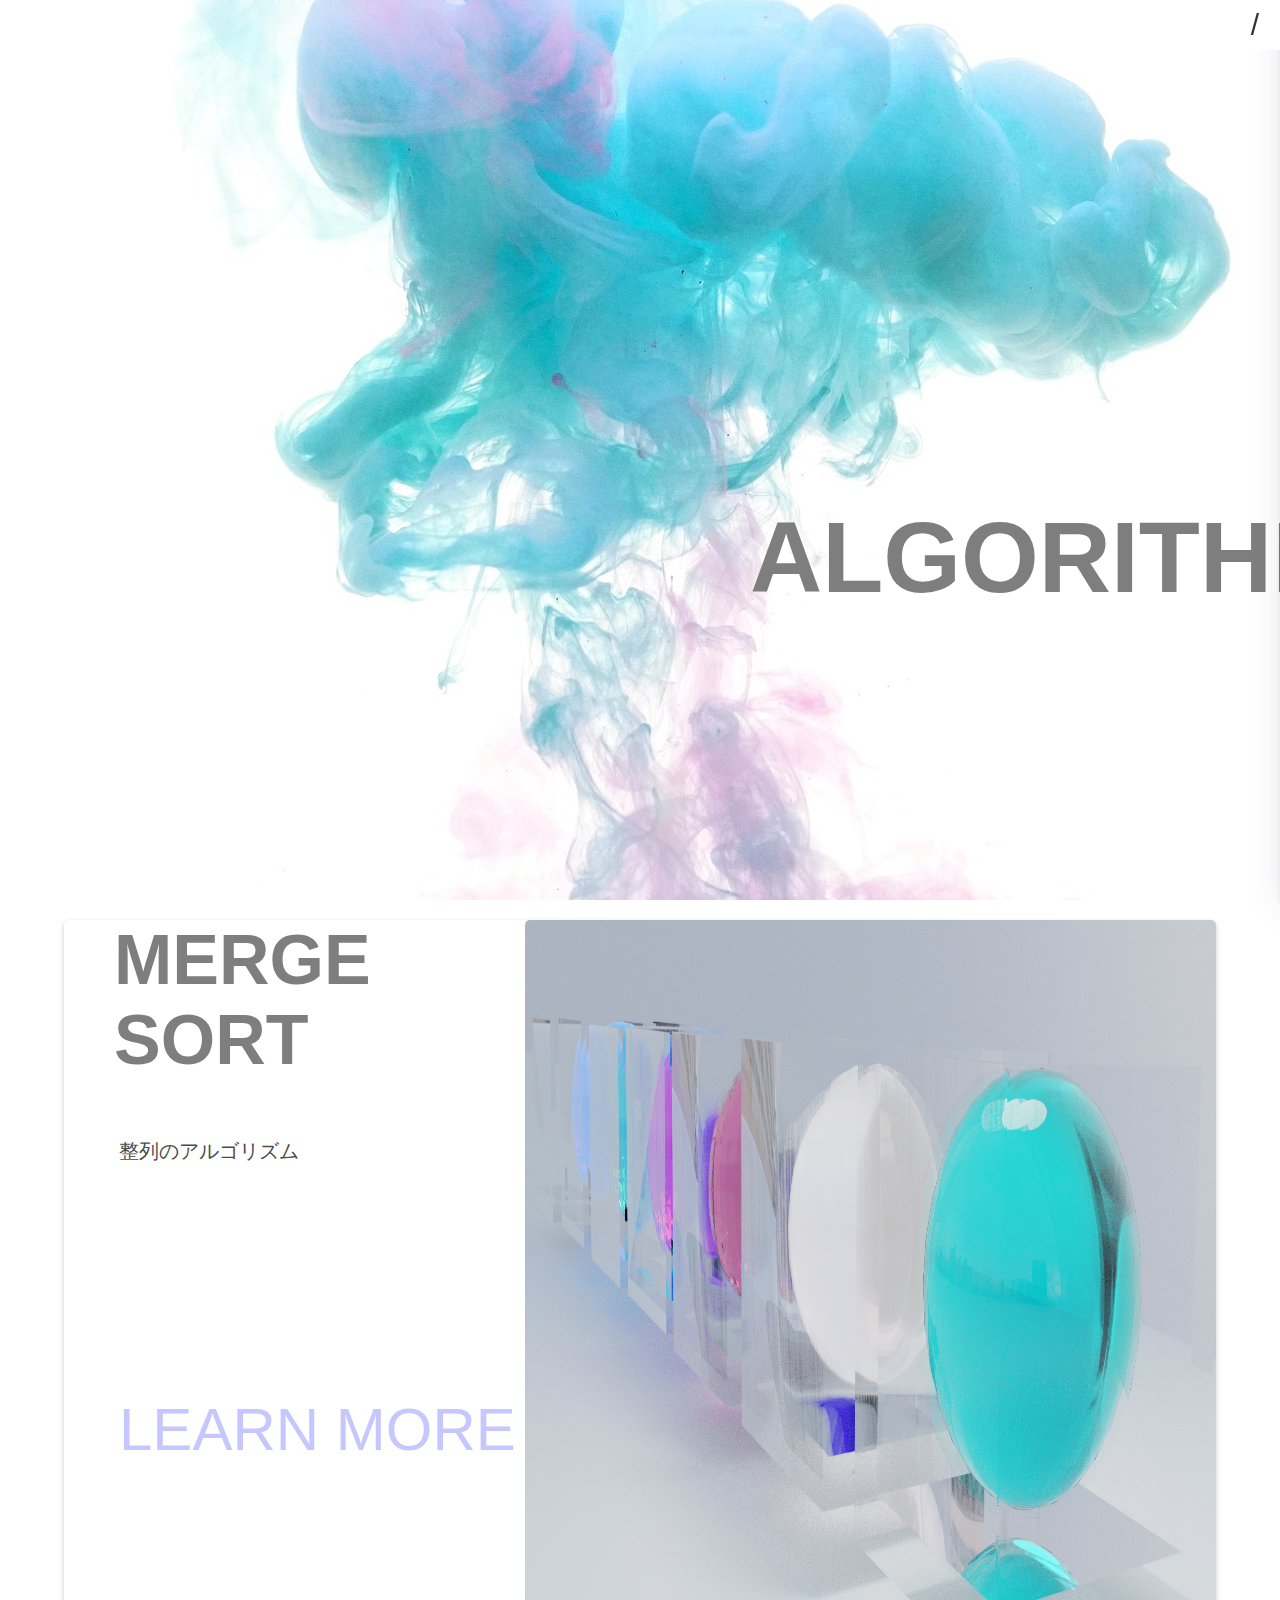
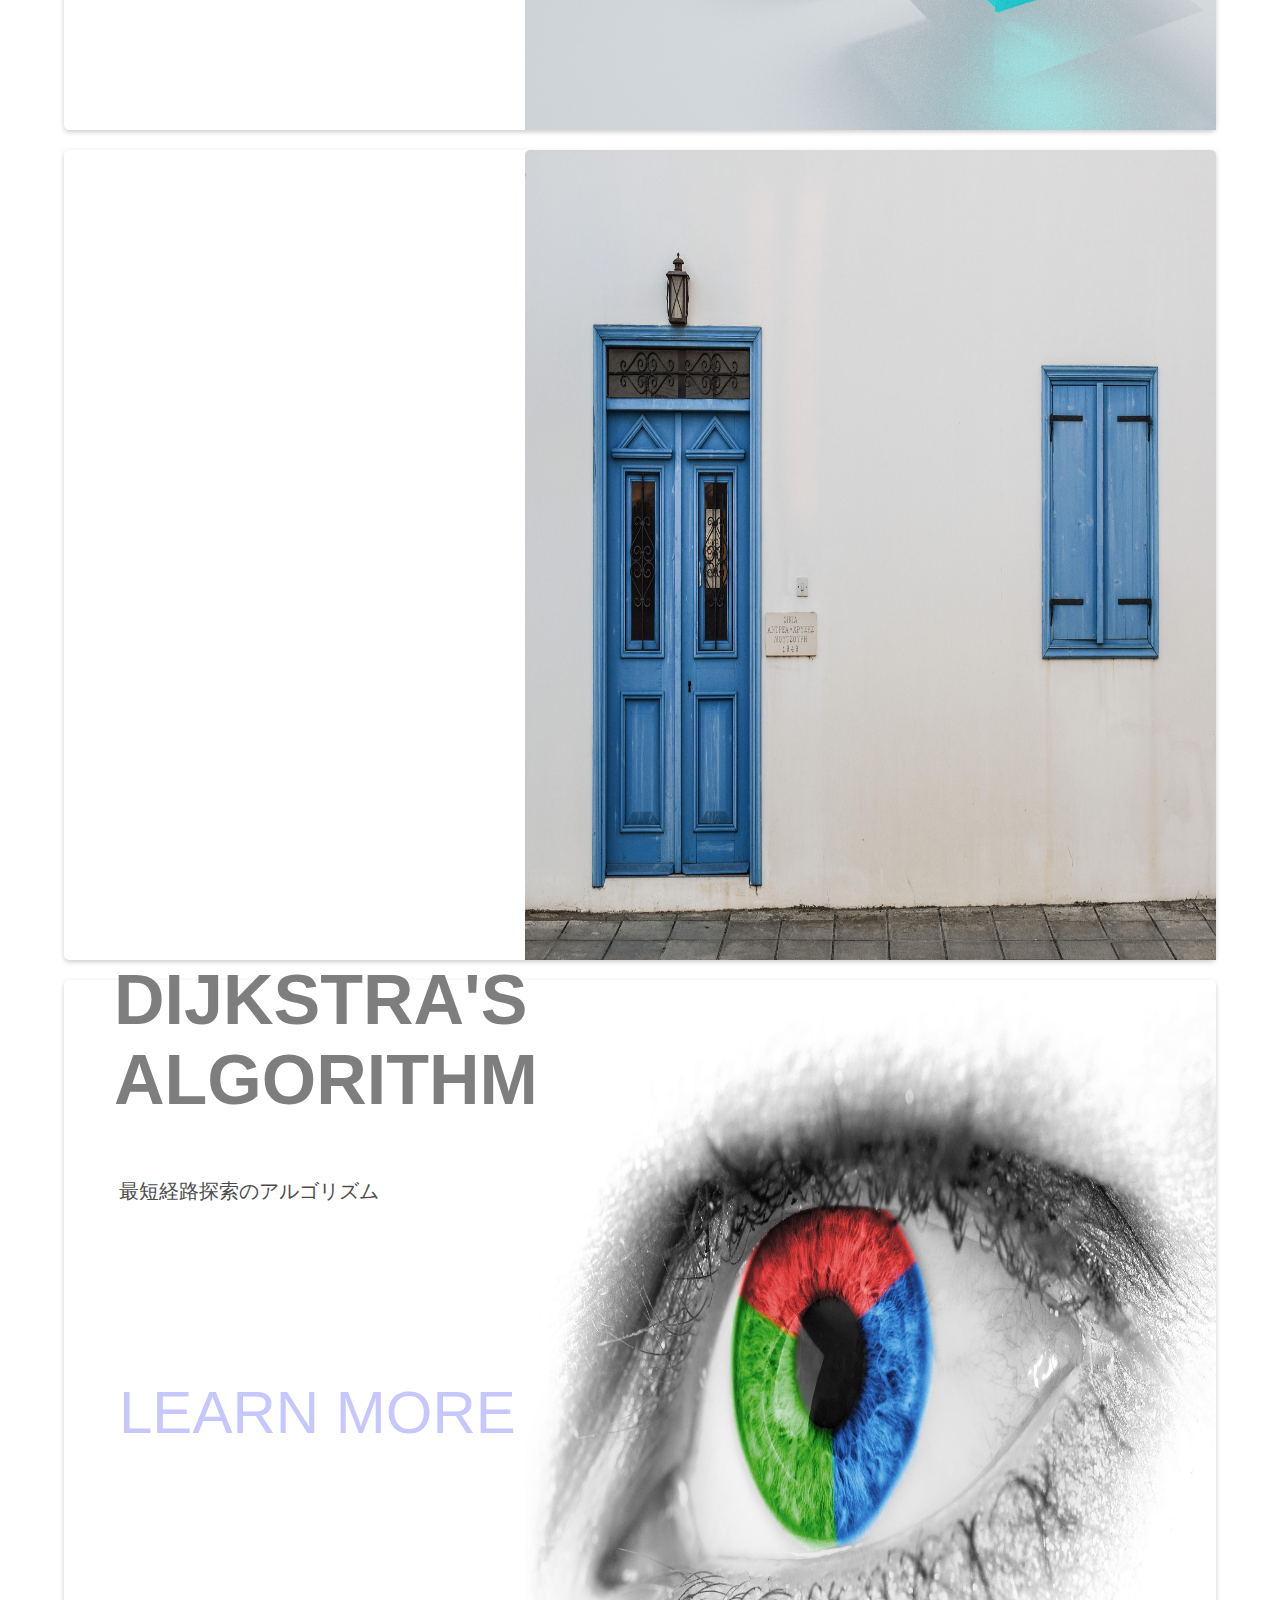
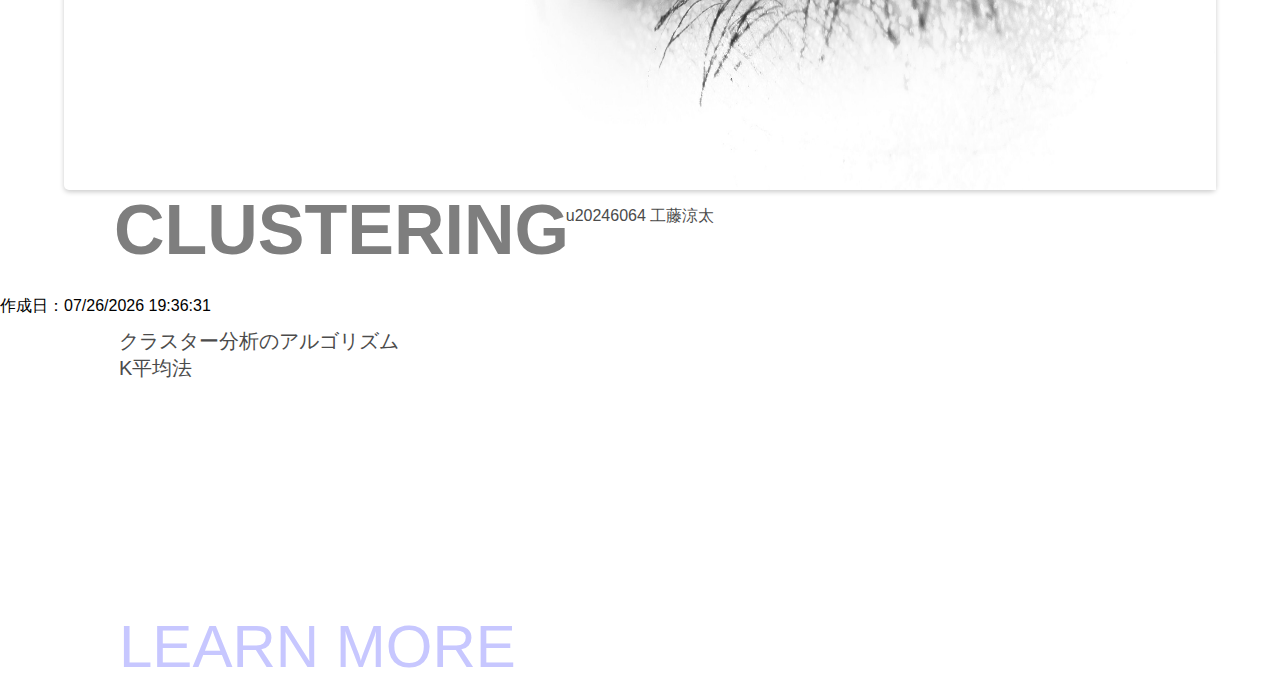
<file: index.html>
<!DOCTYPE html>
<html lang_ja>
<link rel = "stylesheet" href = "./style_main.css">

<head>
    <meta charset="utf-8">
    <title>ALGORITHMS</title>
</head>

<body>
    <div class="top_page">
        <div class="Gradation">
        </div>
        <h1 class="title">ALGORITHMS<br></h1>
       <!-- <div class="arrow"></div>-->
        <div class="ham-menu">
            <h5><a class="menu_Merge" href="./pages0/Merge.html">Merge sort</a></h5>
            <h5><a class="menu_Dijkstra" href="./pages0/dijkstra.html">Dijkstra's algorithm</a></h5>
            <h5><a class="menu_Clustering" href="./pages0/clustering.html">Clustering</a></h5>
            <h5><a class="menu_References" href="./pages0/references.html">References</a></h5>
        </div>
    </div>
    
    <div class="Merge">
       <img class="sort_img" src="./images/sort_image_gen2.png" alt="m(@_@)m">
        <div class="Merge_content">
            <h2 class="Merge_title">MERGE SORT</h2>
            <p class="Merge_text">整列のアルゴリズム</p>
        </div>
        <a class="Merge_link" href="./pages0/Merge.html">LEARN MORE</a>
        <!--https://www.cse.ce.nihon-u.ac.jp/webcon/r06/u20246064/Merge.html-->
    </div>

    <div class="Dijkstra">
        <img class="node_img" src="./images/door2.jpg" alt="m(@_@)m">
        <div class="Dijkstra_content">
            <h2 class="Dijkstra_title">DIJKSTRA'S<br>ALGORITHM</h2>
            <p class="Dijkstra_text">最短経路探索のアルゴリズム</p>
        </div>
        <a class="Dijkstra_link" href="./pages0/dijkstra.html">LEARN MORE</a>
    </div>

    <div class="Clustering">
        <img class="prism_img" src="./images/eyes.jpg" alt="m(@_@)m">
        <div class="Clustering_content">
            <h2 class="Clustering_title">CLUSTERING</h2>
             <p class="Clustering_text">クラスター分析のアルゴリズム<br>K平均法</p>
        </div>
        <a class="Clustering_link" href="./pages0/clustering.html">LEARN MORE</a>
    </div>

    <div class="introduce">
        <p>u20246064  工藤涼太</p>
    </div>

    
    <script class="script">
        document.write("作成日：" + document.lastModified);
    </script>
</body>
</html>
</file>
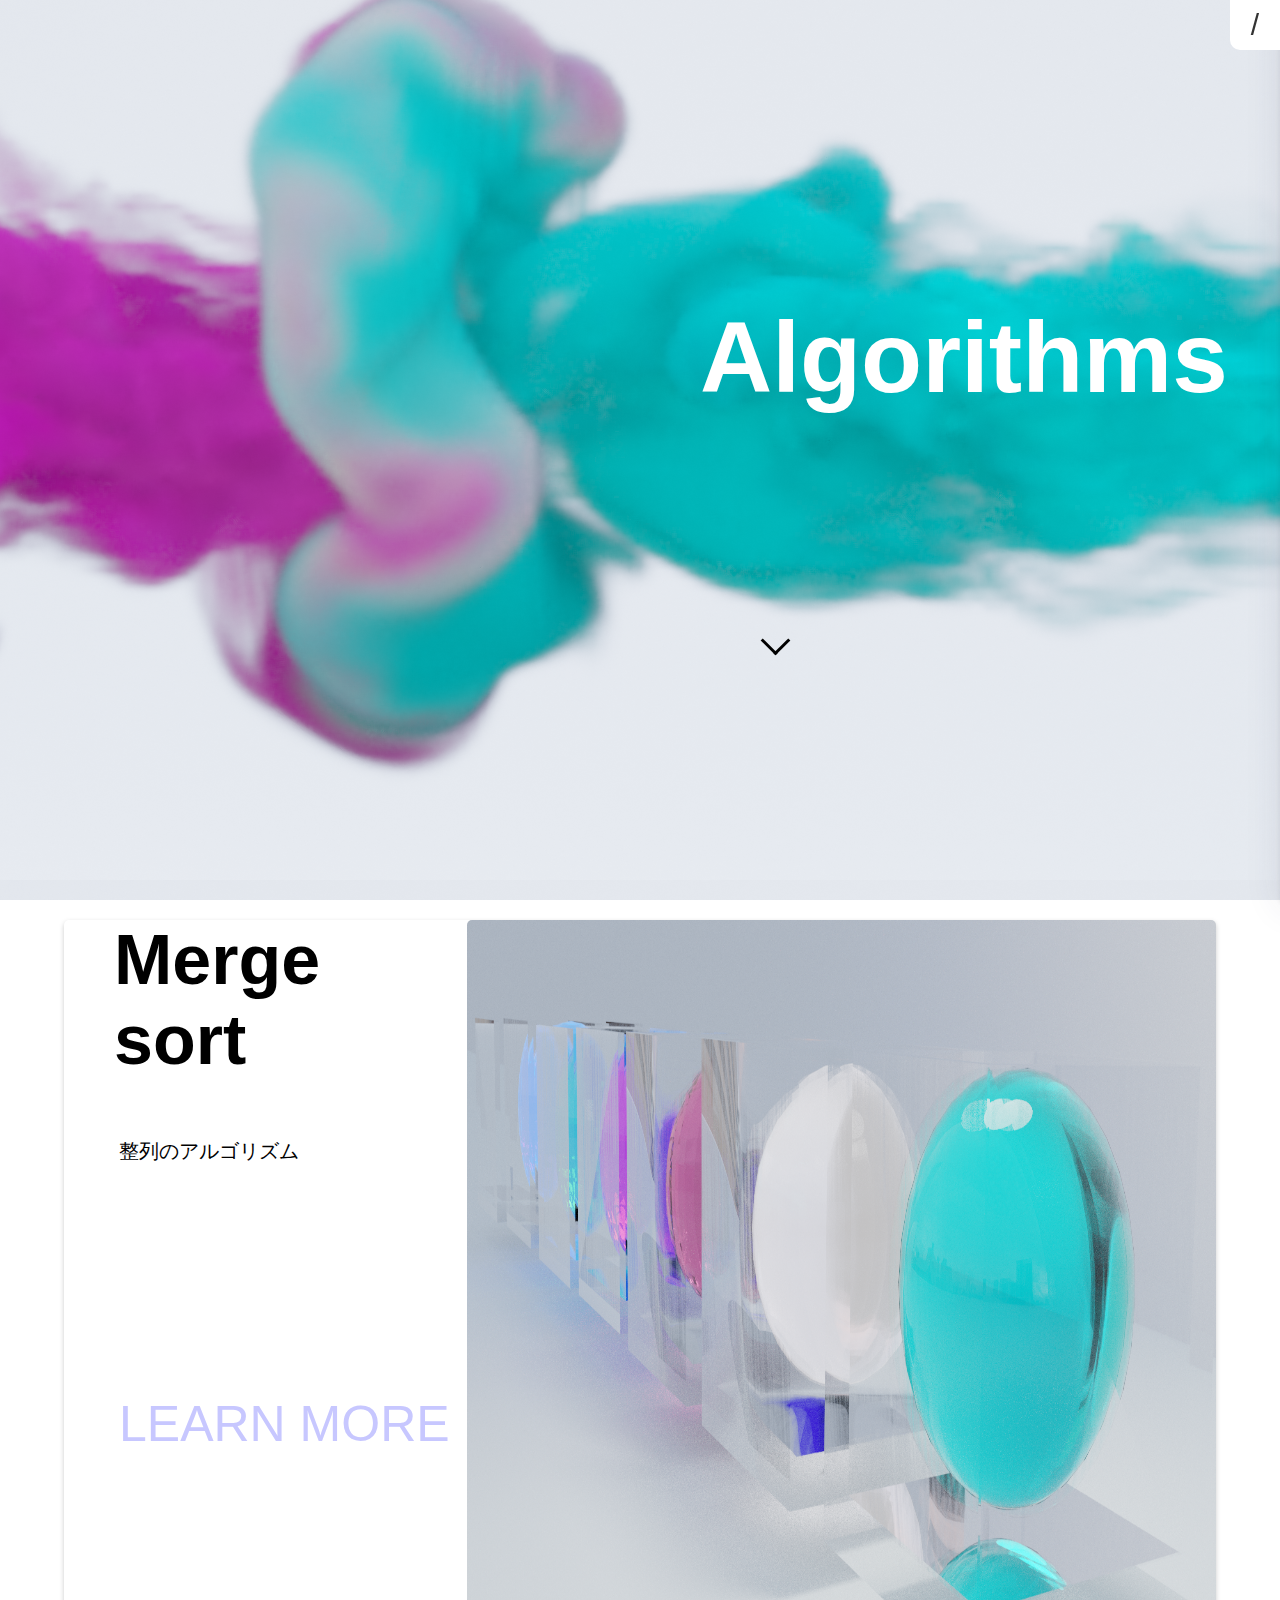
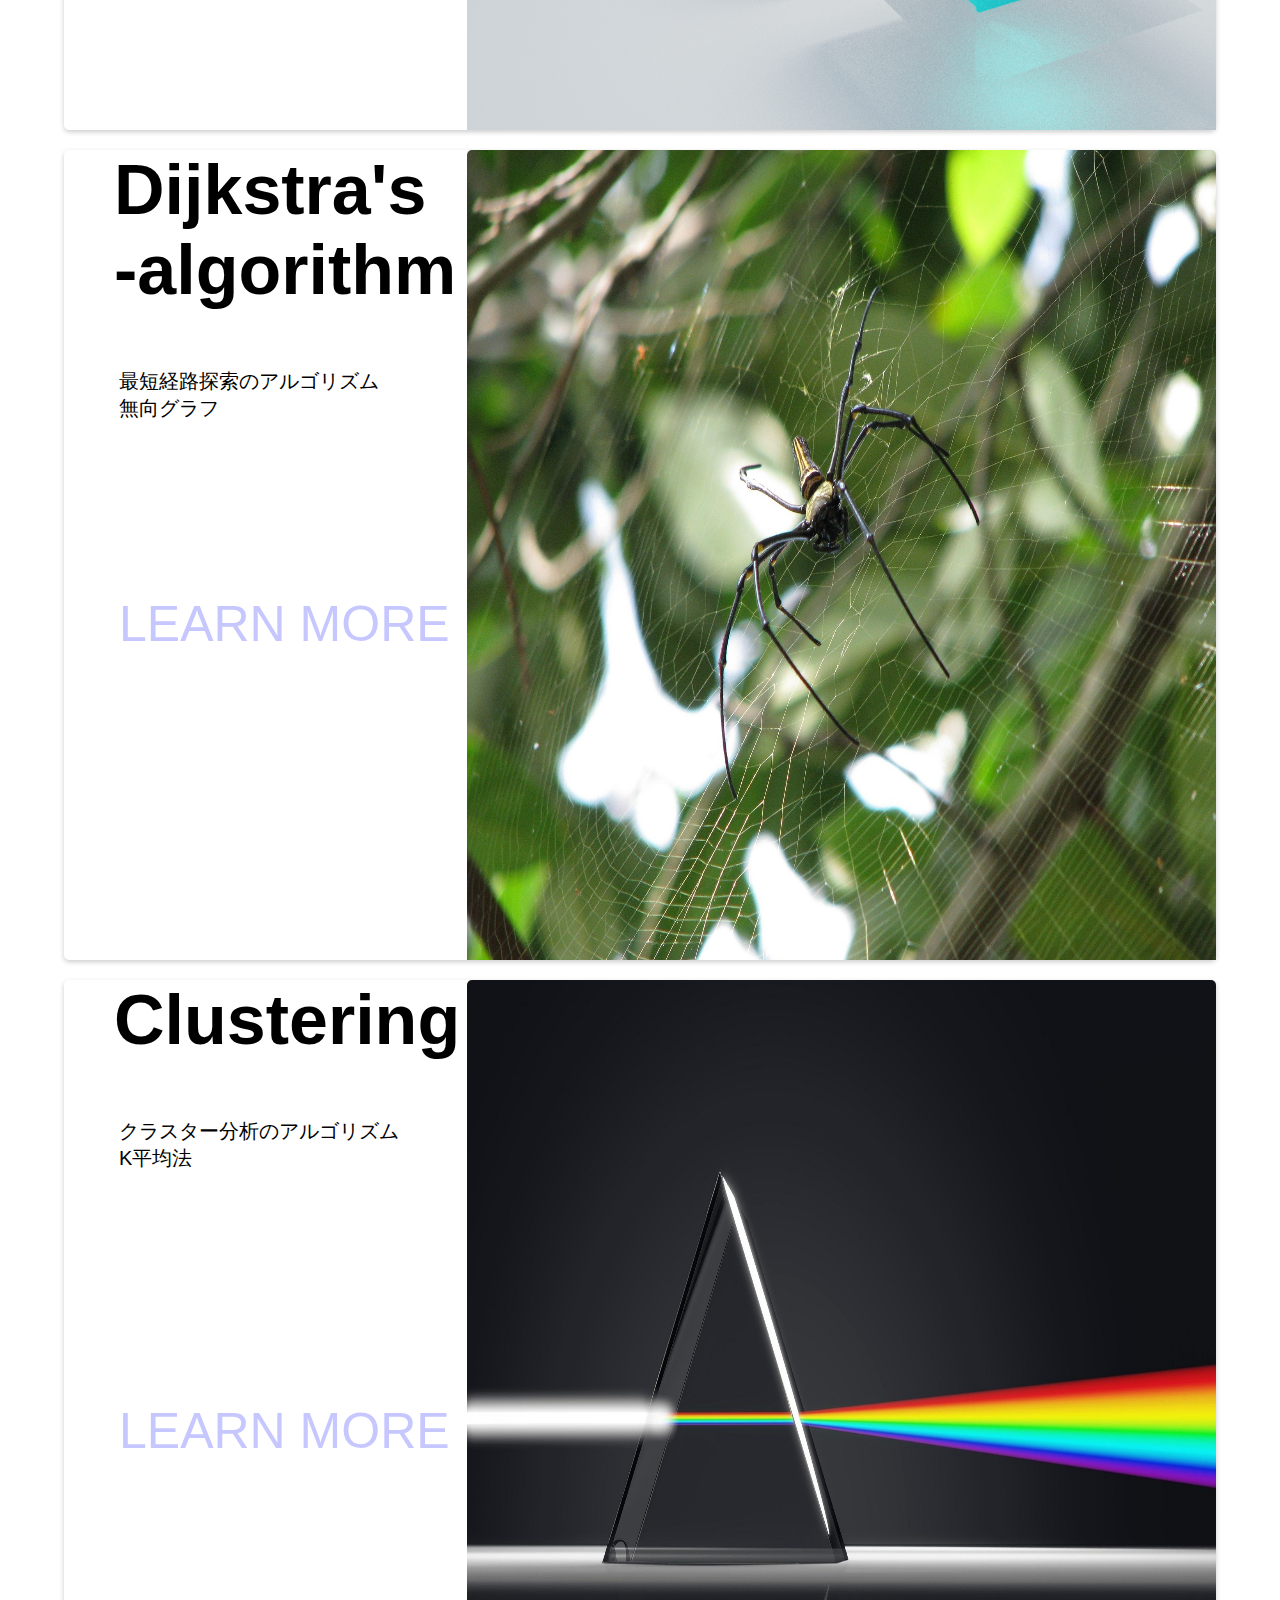
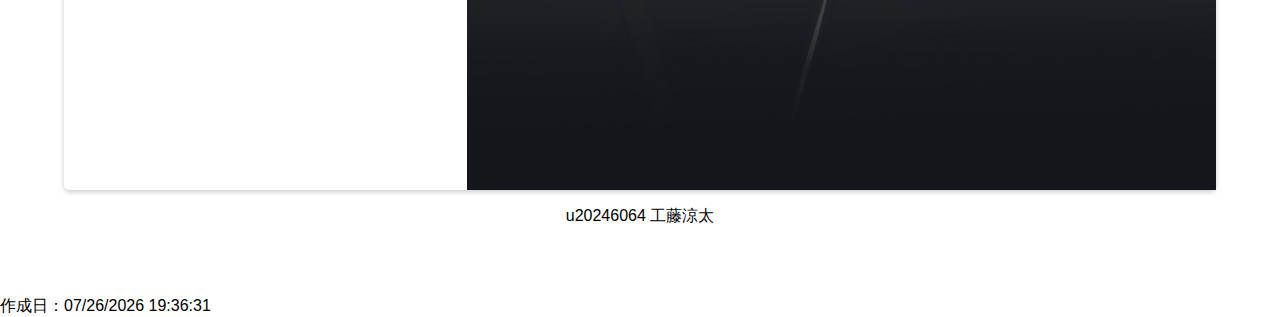
<file: App/index.html>
<!DOCTYPE html>
<html lang_ja>
<link rel = "stylesheet" href = "./style_main.css">

<head>
    <meta charset="utf-8">
    <title>ALGORITHMS</title>
</head>

<body>
    <div class="top_page">
        <div class="Gradation">
        </div>
        <h1 class="title">Algorithms<br></h1>
        <div class="arrow"></div>
        <div class="ham-menu">
            <h5><a class="menu_Merge" href="./pages0/Merge.html">Merge sort</a></h5>
            <h5><a class="menu_Dijkstra" href="./pages0/dijkstra.html">Dijkstra's algorithm</a></h5>
            <h5><a class="menu_Clustering" href="./pages0/clustering.html">Clustering</a></h5>
            <h5><a class="menu_References" href="./pages0/references.html">References</a></h5>
        </div>
    </div>
    
    <div class="Merge">
       <img class="sort_img" src="./images/sort_image_gen2.png" alt="m(@_@)m">
        <div class="Merge_content">
            <h2 class="Merge_title">Merge sort</h2>
            <p class="Merge_text">整列のアルゴリズム</p>
        </div>
        <a class="Merge_link" href="./pages0/Merge.html">LEARN MORE</a>
        <!--https://www.cse.ce.nihon-u.ac.jp/webcon/r06/u20246064/Merge.html-->
    </div>

    <div class="Dijkstra">
        <img class="node_img" src="./images/spider.jpg" alt="m(@_@)m">
        <div class="Dijkstra_content">
            <h2 class="Dijkstra_title"><a href="">Dijkstra's<br>-algorithm</a></h2>
            <p class="Dijkstra_text">最短経路探索のアルゴリズム<br>無向グラフ</p>
        </div>
        <a class="Dijkstra_link" href="./pages0/dijkstra.html">LEARN MORE</a>
    </div>

    <div class="Clustering">
        <img class="prism_img" src="./images/prism.jpg" alt="m(@_@)m">
        <div class="Clustering_content">
            <h2 class="Clustering_title"><a href="">Clustering</a></h2>
             <p class="Clustering_text">クラスター分析のアルゴリズム<br>K平均法</p>
        </div>
        <a class="Clustering_link" href="./pages0/clustering.html">LEARN MORE</a>
    </div>

    <div class="introduce">
        <p>u20246064  工藤涼太</p>
    </div>

</body>

<script class="script">
    document.write("作成日：" + document.lastModified);
</script>
</html>
</file>
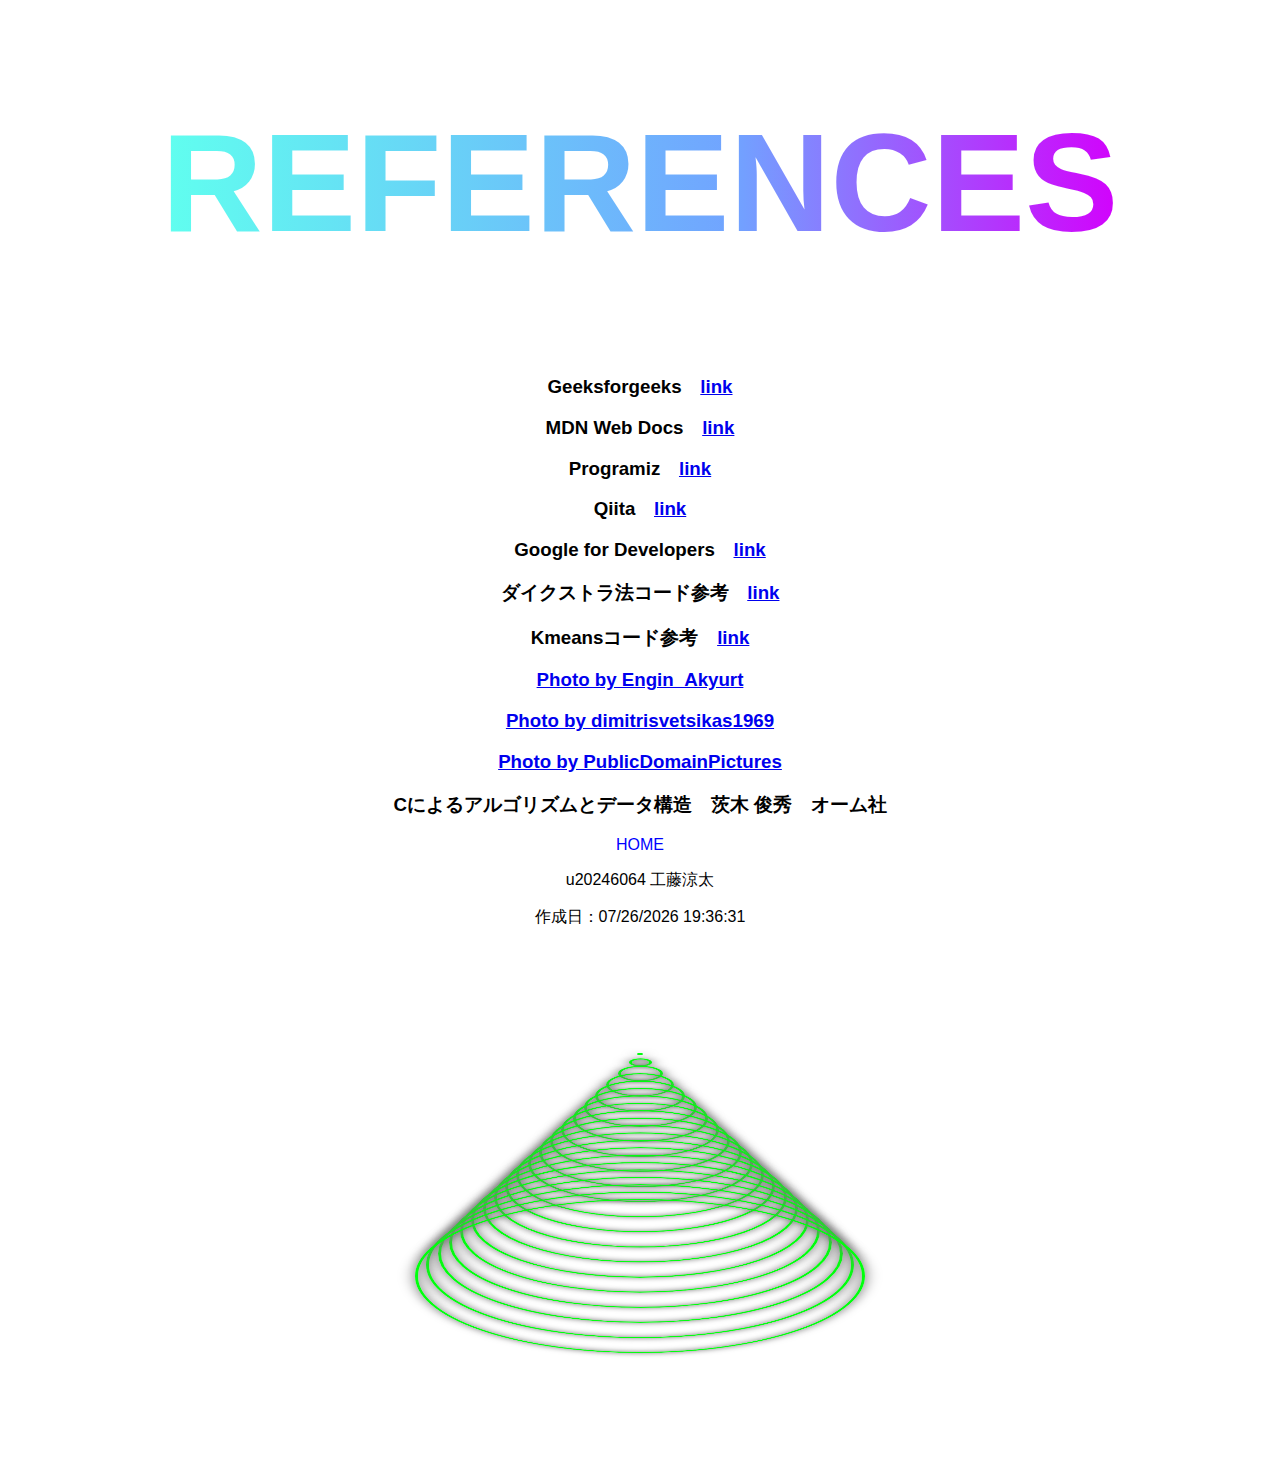
<file: pages0/references.html>
<!DOCTYPE html>
<html lang_ja>

<head>
    <meta charset="utf-8">
    <title>References</title>
    <link rel="stylesheet" href="./reference.css">
</head>

<body>
    <h1 class="title">REFERENCES</h1>
    <p>
        <h3>Geeksforgeeks&emsp;<a href="https://www.geeksforgeeks.org/c-program-for-merge-sort/">link</a></h3>
        <h3>MDN Web Docs&emsp;<a href="https://developer.mozilla.org/ja/">link</a></h3>
        <h3>Programiz&emsp;<a href="https://www.programiz.com/dsa/dijkstra-algorithm">link</a></h3>
        <h3>Qiita&emsp;<a href="https://qiita.com/">link</a></h3>
        <h3>Google for Developers&emsp;<a href="https://developers.google.com/?hl=he">link</a></h3>
        <h3>ダイクストラ法コード参考&emsp;<a href="https://www.youtube.com/watch?v=WklTOgp0TJA2">link</a></h3>
        <h3>Kmeansコード参考&emsp;<a href="https://tsunelab-programming.com/alg-kmeans">link</a></h3>        
        <h3><a href="https://pixabay.com/ja/photos/%E3%83%89%E3%82%A2-%E7%AA%93-%E6%9C%A8%E8%A3%BD-%E9%9D%92-%E5%85%A5%E5%8F%A3-2096367/">Photo by Engin_Akyurt</a></h3>
        <h3><a href="https://pixabay.com/ja/photos/%E3%83%89%E3%82%A2-%E7%AA%93-%E6%9C%A8%E8%A3%BD-%E9%9D%92-%E5%85%A5%E5%8F%A3-2096367/">Photo by dimitrisvetsikas1969</a></h3>
        <h3><a href="https://pixabay.com/ja/photos/%E8%A6%81%E7%B4%84-%E8%B5%A4-%E7%B7%91-%E9%9D%92-%E4%B8%BB%E8%A6%81%E3%81%AA-19141/">Photo by PublicDomainPictures</a></h3>
        <h3>Cによるアルゴリズムとデータ構造&emsp;茨木 俊秀&emsp;オーム社</h3>
    </p>
    <p><a class="back_home" href="../index.html">HOME</a></p>

    <div class="introduce">
        <p>u20246064  工藤涼太</p>
    </div>

    <script class="script">
        document.write("作成日：" + document.lastModified);
    </script>

</body>

<body>
    <div class="container">
        <div class="circle" style="--i:0;"></div>
        <div class="circle" style="--i:1;"></div>
        <div class="circle" style="--i:2;"></div>
        <div class="circle" style="--i:3;"></div>
        <div class="circle" style="--i:4;"></div>
        <div class="circle" style="--i:5;"></div>
        <div class="circle" style="--i:6;"></div>
        <div class="circle" style="--i:7;"></div>
        <div class="circle" style="--i:8;"></div>
        <div class="circle" style="--i:9;"></div>
        <div class="circle" style="--i:10;"></div>
        <div class="circle" style="--i:11;"></div>
        <div class="circle" style="--i:12;"></div>
        <div class="circle" style="--i:13;"></div>
        <div class="circle" style="--i:14;"></div>
        <div class="circle" style="--i:15;"></div>
        <div class="circle" style="--i:16;"></div>
        <div class="circle" style="--i:17;"></div>
        <div class="circle" style="--i:18;"></div>
        <div class="circle" style="--i:19;"></div>
        <div class="circle" style="--i:20;"></div>
    </div>

</body>
</html>
</file>
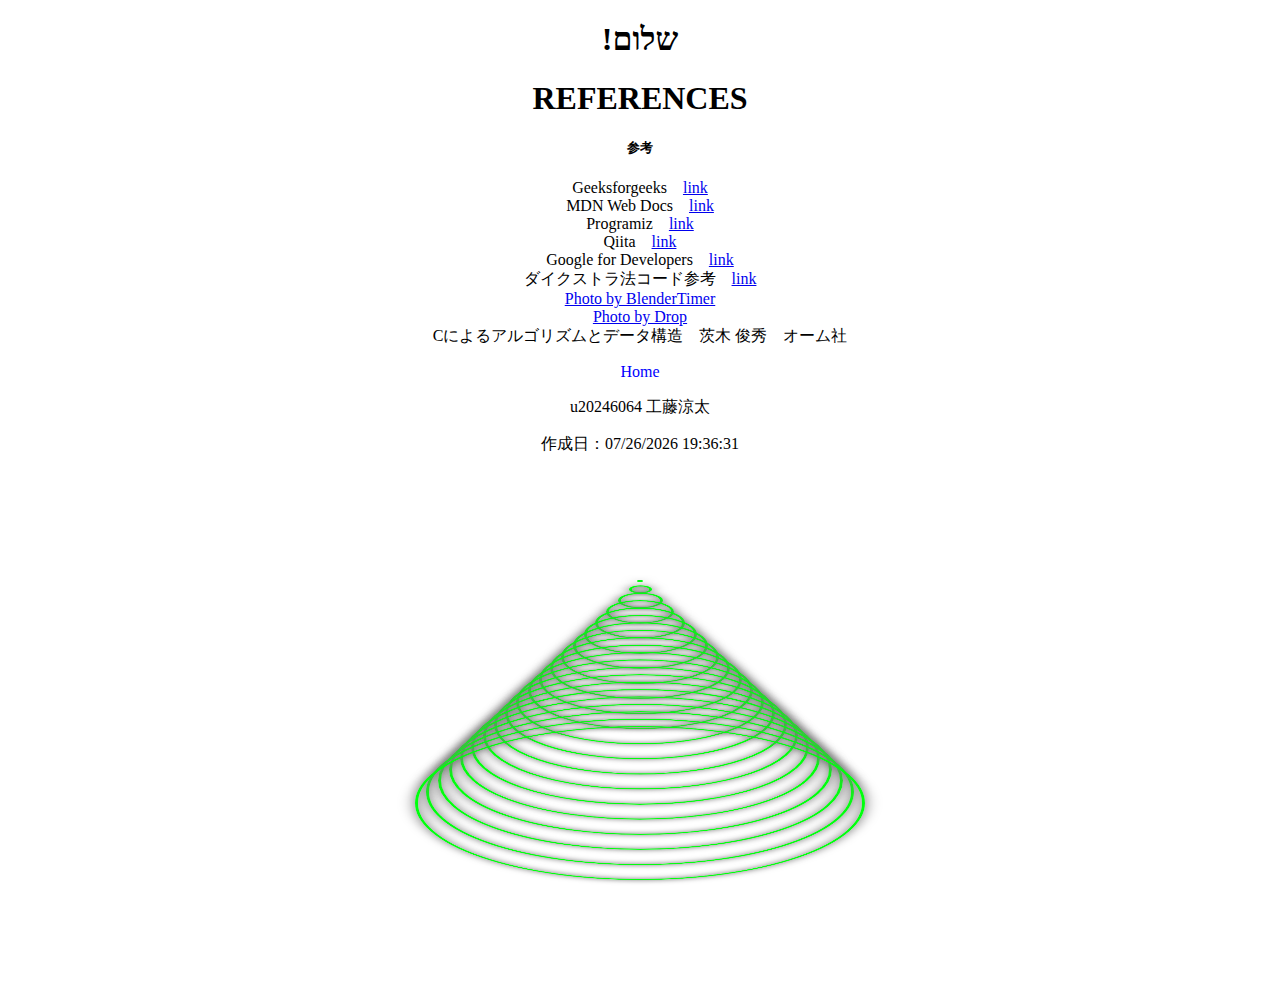
<file: App/pages0/references.html>
<!DOCTYPE html>
<html lang_ja>

<head>
    <meta charset="utf-8">
    <title>References</title>
    <link rel="stylesheet" href="./reference.css">
</head>

<body>
    <h1>!שלום</h1>
    <h1>REFERENCES</h1>
    <h5>参考</h5>
    <p>
        <li>Geeksforgeeks&emsp;<a href="https://www.geeksforgeeks.org/c-program-for-merge-sort/">link</a></li>
        <li>MDN Web Docs&emsp;<a href="https://developer.mozilla.org/ja/">link</a></li>
        <li>Programiz&emsp;<a href="https://www.programiz.com/dsa/dijkstra-algorithm">link</a></li>
        <li>Qiita&emsp;<a href="https://qiita.com/">link</a></li>
        <li>Google for Developers&emsp;<a href="https://developers.google.com/?hl=he">link</a></li>
        <li>ダイクストラ法コード参考&emsp;<a href="https://www.youtube.com/watch?v=WklTOgp0TJA2">link</a></li>
        <li><a href="https://pixabay.com/photos/prism-light-spectrum-optics-6174502/">Photo by BlenderTimer</a></li>
        <li><a href="https://pixabay.com/photos/spider-web-spider-web-nature-4794035/">Photo by Drop</a></li>
        <li>Cによるアルゴリズムとデータ構造&emsp;茨木 俊秀&emsp;オーム社</li>
    </p>
    <p><a class="back_home" href="../index.html">Home</a></p>

    <div class="introduce">
        <p>u20246064  工藤涼太</p>
    </div>

</body>

<script class="script">
    document.write("作成日：" + document.lastModified);
</script>

<body>
    <div class="container">
        <div class="circle" style="--i:0;"></div>
        <div class="circle" style="--i:1;"></div>
        <div class="circle" style="--i:2;"></div>
        <div class="circle" style="--i:3;"></div>
        <div class="circle" style="--i:4;"></div>
        <div class="circle" style="--i:5;"></div>
        <div class="circle" style="--i:6;"></div>
        <div class="circle" style="--i:7;"></div>
        <div class="circle" style="--i:8;"></div>
        <div class="circle" style="--i:9;"></div>
        <div class="circle" style="--i:10;"></div>
        <div class="circle" style="--i:11;"></div>
        <div class="circle" style="--i:12;"></div>
        <div class="circle" style="--i:13;"></div>
        <div class="circle" style="--i:14;"></div>
        <div class="circle" style="--i:15;"></div>
        <div class="circle" style="--i:16;"></div>
        <div class="circle" style="--i:17;"></div>
        <div class="circle" style="--i:18;"></div>
        <div class="circle" style="--i:19;"></div>
        <div class="circle" style="--i:20;"></div>
    </div>

</body>
</html>
</file>
<file: style_main.css>
@charset "utf-8";

body {
    background-color: white;
    margin: 0;
    font-family: sans-serif, serif;
    overflow-x: hidden;
}

h2 {
    color: rgb(126, 126, 126);
}

p {
    color: rgb(75, 75, 75);
}

.top_page {
    display: flex;
    width: 100%;
    height: 100vh;
    background-image:url(./images/drop_image.jpg);
    object-fit: cover;
    
    background-position: left -300px top -200px;
}

/*.Gradation {
    display: inline-block;
    min-height: 200px;
    min-width: 40%;
    /*display: flex;
    width: 100%;
    height: 100vh;*/
    /*background: linear-gradient(0deg, #f3a4de, #b163ef);*/
    /*background: linear-gradient(0deg, #ffff, #9fedb7, #aeefef, #f1a0c6);//
    background: linear-gradient(0deg, #fff, #f2f2f2, #fd26fd, #7d82ff, #04fbff);
    background-size: 200% 200%;
    animation: Grad 10s ease infinite;
    align-items: center;
    justify-content: center;
}*/

.title {
    color: rgb(126, 126, 126);
    font-size: 100px;
    margin-top: 500px;
    margin-left: 750px;
    /*display: inline-block;
    background: linear-gradient(270deg, #11472f 0%, #5900ff 50%, #ff007b 80%);
    background-clip: text;
    -webkit-text-fill-color: transparent;*/
}

.arrow {
    position: absolute;
    content: "";
    top: 630px;
    left: 765px;
    width: 18px;
    height: 18px;
    border-bottom: 3px solid #000000;
    border-right: 3px solid #000000;
    opacity: 1.0;
    /*filter:drop-shadow(-2px 2px 3px rgb(0 0 0 / .3));*/
    transform: rotate(45deg);
}

.ham-menu {
    background-color: #ffffff;
    opacity: 1.0;
    box-sizing: border-box;
    height: 100%;
    padding: 10px 40px;
    position: fixed;
    right: -300px;
    top: 0;
    transition: transform 0.3s linear 0s;
    width: 300px;
    z-index: 1000;
    box-shadow: 0 7px 34px rgba(50, 50, 93, .1), 0 3px 6px rgba(0, 0, 0, .08);
    display: grid;
}

.ham-menu::before {
    background-color: #fff;
    border-radius: 0 0 0 10px;
    opacity: 1.0;
    color: #333;
    content: "/";
    font-size: 30px;
    height: 50px;
    line-height: 50px;
    position: absolute;
    right: 100%;
    text-align: center;
    top: 0;
    width: 50px;
}

.ham-menu:hover {
    transform: translate(-300px);
}
.menu_Merge{
    font-size: 40px;
    color:rgb(175, 175, 211);
    font-weight: lighter;
}

.menu_Merge:hover {
    color: rgb(58, 78, 171);
    text-decoration-line: underline;
    text-decoration-thickness: 1px;
}

.menu_Dijkstra{
    font-size: 40px;
    color: rgb(175, 175, 211);
    font-weight: lighter;
}

.menu_Dijkstra:hover {
    color:rgb(58, 78, 171);
     text-decoration-line: underline;
    text-decoration-thickness: 1px;
}

.menu_Clustering{
    font-size: 40px;
    color:rgb(175, 175, 211);
    font-weight: lighter;
}

.menu_Clustering:hover {
    color:rgb(58, 78, 171);
     text-decoration-line: underline;
    text-decoration-thickness: 1px;
}

.menu_References {
    font-size: 40px;
    color: rgb(175, 175, 211);
    font-weight: lighter;
}

.menu_References:hover {
    color: rgb(58, 78, 171);
     text-decoration-line: underline;
    text-decoration-thickness: 1px;
}

a {
    color: black;
    text-decoration: none;
}

.Merge {
    width: 90%;
    height: 90vh;

    margin: 1rem auto;
    background: #fff;
    border-radius: 5px;
    box-shadow: 0 2px 5px #ccc;
}

.Merge:hover {
    transform: translateY(-15px);
    box-shadow: 0 7px 34px rgba(50, 50, 93, .1), 0 3px 6px rgba(0, 0, 0, .08);
    transition: all .5s;
}

.Merge_title {
    color: rgb(126, 126, 126);
    margin-top: 20px;
    margin-left: 50px;
    font-size: 70px;
    font-weight: 700;
}

.sort_img {
    border-radius: 5px 5px 0 0;
    width: 60%;
    height: 100%;
    float: right;
}
.Merge_text {
    font-size: 20px;
    margin-left: 55px;
}

.Merge_link {
    color: rgb(199, 199, 255);
    display: block;
    font-size: 60px;
    margin-top: 20%;
    margin-left: 55px;

}

.Merge_link:hover {
    color:rgb(161, 67, 255);
}
.Merge_content {
    margin-bottom: 0;
}

.node_img {
    border-radius: 5px 5px 0 0;
    width: 60%;
    height: 100%;
    float: right;
}

.Dijkstra {
    width: 90%;
    height: 90vh;

    margin: 1rem auto;
    background: #fff;
    border-radius: 5px;
    box-shadow: 0 2px 5px #ccc;
}

.Dijkstra:hover {
    transform: translateY(-15px);
    box-shadow: 0 7px 34px rgba(50, 50, 93, .1), 0 3px 6px rgba(0, 0, 0, .08);
    transition: all .5s;
}

.Dijkstra_title {
    color: rgb(126, 126, 126);
    margin-top: 20px;
    margin-left: 50px;
    font-size: 70px;
    font-weight: 700;
}
.Dijkstra_text {
    font-size: 20px;
    margin-left: 55px;
}

.Dijkstra_link {
    color: rgb(199, 199, 255);
    display: block;
    font-size: 60px;
    margin-top: 15%;
    margin-left: 55px;
}

.Dijkstra_link:hover {
    color:rgb(161, 67, 255);
}

.prism_img {
    border-radius: 5px 5px 0 0;
    width: 60%;
    height: 100%;
    float: right;
}

.Clustering {
    width: 90%;
    height: 90vh;

    margin: 1rem auto;
    background: #fff;
    border-radius: 5px;
    box-shadow: 0 2px 5px #ccc;
}

.Clustering:hover {
    transform: translateY(-15px);
    box-shadow: 0 7px 34px rgba(50, 50, 93, .1), 0 3px 6px rgba(0, 0, 0, .08);
    transition: all .5s;
}

.Clustering_title {
    color:rgb(126, 126, 126);
    margin-top: 20px;
    margin-left: 50px;
    font-size: 70px;
    font-weight: 700;
}

.Clustering_text {
    font-size: 20px;
    margin-left: 55px;
}

.Clustering_link {
    color: rgb(199, 199, 255);
    display: block;
    font-size: 60px;
    margin-top: 20%;
    margin-left: 55px;
}

.Clustering_link:hover {
    color:rgb(161, 67, 255);
}

.introduce {
    width: 100%;
    height: 10vh;
    text-align: center;
}

@keyframes Grad {
    0%{background-position:50% 0%}
    50%{background-position:50% 100%}
    100%{background-position:50% 0%}
}
</file>
<file: App/style_main.css>
@charset "utf-8";

body {
    background-color: white;
    margin: 0;
    font-family: sans-serif, serif;
    overflow-x: hidden;
}

.top_page {
    display: flex;
    width: 100%;
    height: 100vh;
    background-image:url(./images/top_image3.png);
    
    background-position: left -300px top -200px;
}

/*.Gradation {
    display: inline-block;
    min-height: 200px;
    min-width: 40%;
    /*display: flex;
    width: 100%;
    height: 100vh;*/
    /*background: linear-gradient(0deg, #f3a4de, #b163ef);*/
    /*background: linear-gradient(0deg, #ffff, #9fedb7, #aeefef, #f1a0c6);//
    background: linear-gradient(0deg, #fff, #f2f2f2, #fd26fd, #7d82ff, #04fbff);
    background-size: 200% 200%;
    animation: Grad 10s ease infinite;
    align-items: center;
    justify-content: center;
}*/

.title {
    color: white;
   font-size: 100px;
    margin-top: 300px;
    margin-left: 700px;
    /*display: inline-block;
    background: linear-gradient(270deg, #11472f 0%, #5900ff 50%, #ff007b 80%);
    background-clip: text;
    -webkit-text-fill-color: transparent;*/
}

.arrow {
    position: absolute;
    content: "";
    top: 630px;
    left: 765px;
    width: 18px;
    height: 18px;
    border-bottom: 3px solid #000000;
    border-right: 3px solid #000000;
    opacity: 1.0;
    /*filter:drop-shadow(-2px 2px 3px rgb(0 0 0 / .3));*/
    transform: rotate(45deg);
}

.ham-menu {
    background-color: #ffffff;
    opacity: 1.0;
    box-sizing: border-box;
    height: 100%;
    padding: 10px 40px;
    position: fixed;
    right: -300px;
    top: 0;
    transition: transform 0.3s linear 0s;
    width: 300px;
    z-index: 1000;
    box-shadow: 0 7px 34px rgba(50, 50, 93, .1), 0 3px 6px rgba(0, 0, 0, .08);
    display: grid;
}

.ham-menu::before {
    background-color: #fff;
    border-radius: 0 0 0 10px;
    opacity: 1.0;
    color: #333;
    content: "/";
    font-size: 30px;
    height: 50px;
    line-height: 50px;
    position: absolute;
    right: 100%;
    text-align: center;
    top: 0;
    width: 50px;
}

.ham-menu:hover {
    transform: translate(-300px);
}
.menu_Merge{
    font-size: 40px;
    color:rgb(175, 175, 211);
    font-weight: lighter;
}

.menu_Merge:hover {
    color: rgb(58, 78, 171);
    text-decoration-line: underline;
    text-decoration-thickness: 1px;
}

.menu_Dijkstra{
    font-size: 40px;
    color: rgb(175, 175, 211);
    font-weight: lighter;
}

.menu_Dijkstra:hover {
    color:rgb(58, 78, 171);
     text-decoration-line: underline;
    text-decoration-thickness: 1px;
}

.menu_Clustering{
    font-size: 40px;
    color:rgb(175, 175, 211);
    font-weight: lighter;
}

.menu_Clustering:hover {
    color:rgb(58, 78, 171);
     text-decoration-line: underline;
    text-decoration-thickness: 1px;
}

.menu_References {
    font-size: 40px;
    color: rgb(175, 175, 211);
    font-weight: lighter;
}

.menu_References:hover {
    color: rgb(58, 78, 171);
     text-decoration-line: underline;
    text-decoration-thickness: 1px;
}

a {
    color: black;
    text-decoration: none;
}

.Merge {
    width: 90%;
    height: 90vh;

    margin: 1rem auto;
    background: #fff;
    border-radius: 5px;
    box-shadow: 0 2px 5px #ccc;
}

.Merge:hover {
    transform: translateY(-15px);
    box-shadow: 0 7px 34px rgba(50, 50, 93, .1), 0 3px 6px rgba(0, 0, 0, .08);
    transition: all .5s;
}

.Merge_title {
    margin-top: 20px;
    margin-left: 50px;
    font-size: 70px;
    font-weight: 700;
}

.sort_img {
    border-radius: 5px 5px 0 0;
    width: 65%;
    height: 100%;
    float: right;
}
.Merge_text {
    font-size: 20px;
    margin-left: 55px;
}

.Merge_link {
    color: rgb(199, 199, 255);
    display: block;
    font-size: 50px;
    margin-top: 20%;
    margin-left: 55px;

}

.Merge_link:hover {
    color:rgb(161, 67, 255);
}
.Merge_content {
    margin-bottom: 0;
}

.node_img {
    border-radius: 5px 5px 0 0;
    width: 65%;
    height: 100%;
    float: right;
}

.Dijkstra {
    width: 90%;
    height: 90vh;

    margin: 1rem auto;
    background: #fff;
    border-radius: 5px;
    box-shadow: 0 2px 5px #ccc;
}

.Dijkstra:hover {
    transform: translateY(-15px);
    box-shadow: 0 7px 34px rgba(50, 50, 93, .1), 0 3px 6px rgba(0, 0, 0, .08);
    transition: all .5s;
}

.Dijkstra_title {
    margin-top: 20px;
    margin-left: 50px;
    font-size: 70px;
    font-weight: 700;
}
.Dijkstra_text {
    font-size: 20px;
    margin-left: 55px;
}

.Dijkstra_link {
    color: rgb(199, 199, 255);
    display: block;
    font-size: 50px;
    margin-top: 15%;
    margin-left: 55px;
}

.Dijkstra_link:hover {
    color:rgb(161, 67, 255);
}

.prism_img {
    border-radius: 5px 5px 0 0;
    width: 65%;
    height: 100%;
    float: right;
}

.Clustering {
    width: 90%;
    height: 90vh;

    margin: 1rem auto;
    background: #fff;
    border-radius: 5px;
    box-shadow: 0 2px 5px #ccc;
}

.Clustering:hover {
    transform: translateY(-15px);
    box-shadow: 0 7px 34px rgba(50, 50, 93, .1), 0 3px 6px rgba(0, 0, 0, .08);
    transition: all .5s;
}

.Clustering_title {
    margin-top: 20px;
    margin-left: 50px;
    font-size: 70px;
    font-weight: 700;
}

.Clustering_text {
    font-size: 20px;
    margin-left: 55px;
}

.Clustering_link {
    color: rgb(199, 199, 255);
    display: block;
    font-size: 50px;
    margin-top: 20%;
    margin-left: 55px;
}

.Clustering_link:hover {
    color:rgb(161, 67, 255);
}

.introduce {
    width: 100%;
    height: 10vh;
    text-align: center;
}

@keyframes Grad {
    0%{background-position:50% 0%}
    50%{background-position:50% 100%}
    100%{background-position:50% 0%}
}
</file>
<file: pages0/reference.css>
@charset "uft-8";

* {
    box-sizing: border-box;
}

body {
    font-family: sans-serif, serif;
    overflow-x: hidden;
    text-align: center;
}

.title {
    font-size: 140px;
    display: inline-block;
    background: linear-gradient(270deg, #d202fc 0%, #71a3ff 40%, #60ffef);
    background-clip: text;
    -webkit-text-fill-color: transparent;
}

.container {
    margin-top: 170px;
    width: 100%;
    height: 40vh;
    display: flex;
    justify-content: center;
}

.circle {
    position: absolute;
    background: transparent;
    width: calc(var(--i) * 2.5vmin);
    aspect-ratio: 1;
    border-radius: 50%;
    border: 3px solid rgb(0, 255, 13);
    transform-style: preserve-3d;
    transform: rotateX(70deg) translateZ(50px);
    animation: animate 3s ease-in-out calc(var(--i) * 0.08s) infinite;
    box-shadow: 0 0 15px rgb(124, 124, 124),
    inset 0 0 15px rgb(124, 124, 124);
}

.back_home {
    color: blue;
    text-decoration: none;
}
@keyframes animate {
    0%, 100% {
        transform: rotateX(70deg) translateZ(50px) translateY(0);
        filter: hue-rotate(0);
    }
    50% {
        transform: rotateX(70deg) translateZ(50px) translateY(-50vmin);
        filter: hue-rotate(90deg);
    }
}
</file>
<file: App/pages0/reference.css>
@charset "uft-8";

* {
    box-sizing: border-box;
}

body {
    overflow-x: hidden;
    text-align: center;
}

.container {
    margin-top: 170px;
    width: 100%;
    height: 40vh;
    display: flex;
    justify-content: center;
}

.circle {
    position: absolute;
    background: transparent;
    width: calc(var(--i) * 2.5vmin);
    aspect-ratio: 1;
    border-radius: 50%;
    border: 3px solid rgb(0, 255, 13);
    transform-style: preserve-3d;
    transform: rotateX(70deg) translateZ(50px);
    animation: animate 3s ease-in-out calc(var(--i) * 0.08s) infinite;
    box-shadow: 0 0 15px rgb(124, 124, 124),
    inset 0 0 15px rgb(124, 124, 124);
}

.back_home {
    color: blue;
    text-decoration: none;
}
@keyframes animate {
    0%, 100% {
        transform: rotateX(70deg) translateZ(50px) translateY(0);
        filter: hue-rotate(0);
    }
    50% {
        transform: rotateX(70deg) translateZ(50px) translateY(-50vmin);
        filter: hue-rotate(90deg);
    }
}
</file>
